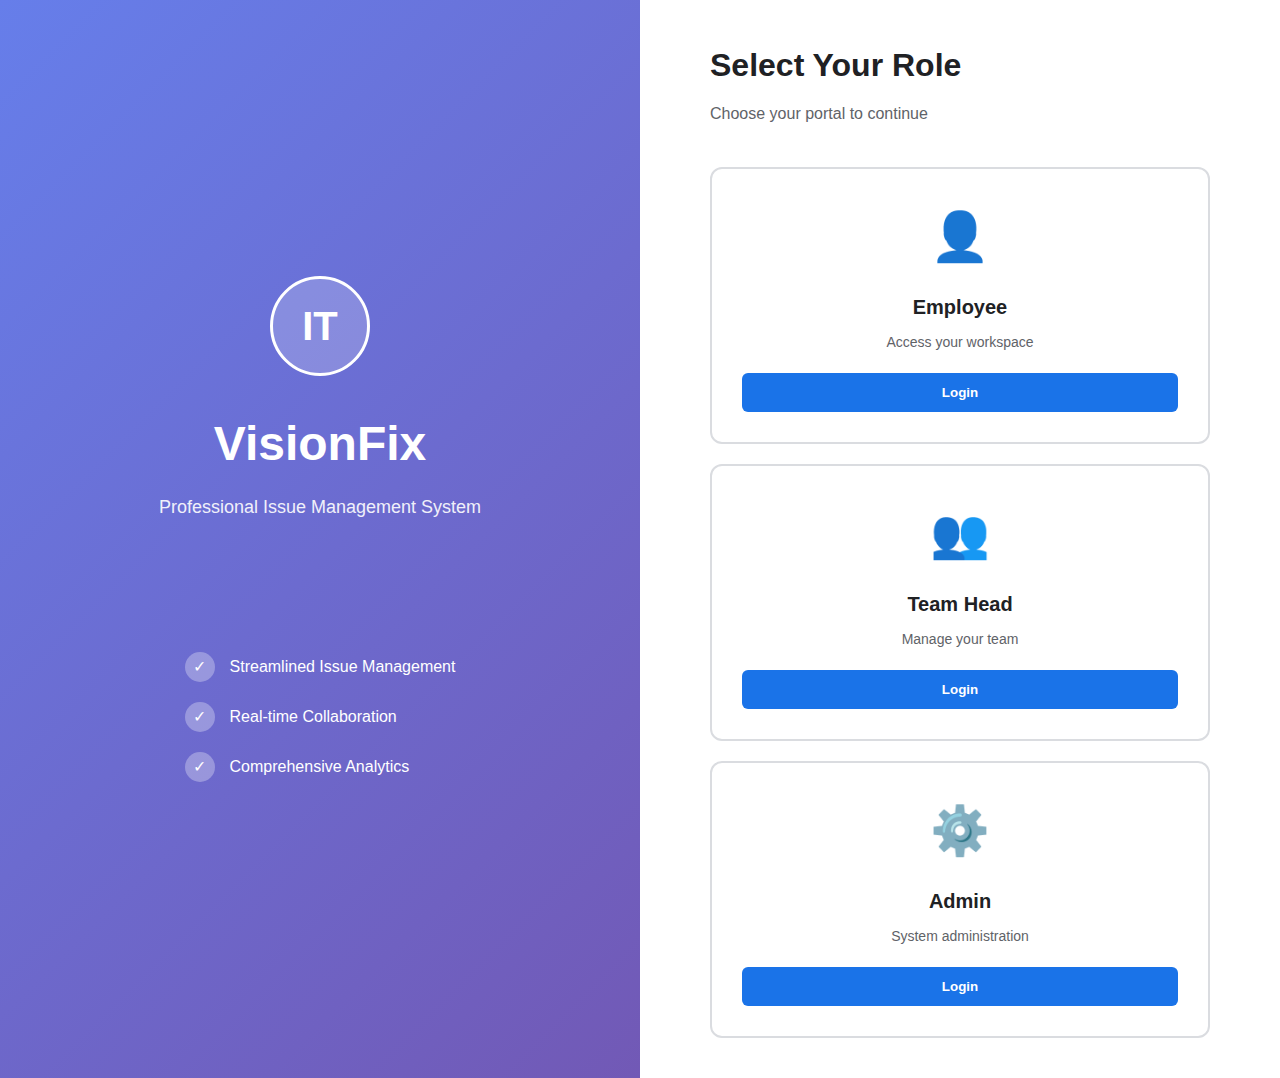
<file: Issue tracker/index.html>
<!DOCTYPE html>
<html lang="en">
<head>
    <meta charset="UTF-8">
    <meta name="viewport" content="width=device-width, initial-scale=1.0">
    <title>VisionFix</title>
    <link rel="stylesheet" href="styles.css">
</head>
<body>
    <div class="home-container">
        <div class="home-left">
            <div class="company-branding">
                <div class="company-logo">
                    <div class="logo-circle">
                        <span class="logo-text">IT</span>
                    </div>
                </div>
                <h1 class="company-name">VisionFix</h1>
                <p class="company-tagline">Professional Issue Management System</p>
            </div>
            <div class="features">
                <div class="feature-item">
                    <span class="feature-icon">✓</span>
                    <p>Streamlined Issue Management</p>
                </div>
                <div class="feature-item">
                    <span class="feature-icon">✓</span>
                    <p>Real-time Collaboration</p>
                </div>
                <div class="feature-item">
                    <span class="feature-icon">✓</span>
                    <p>Comprehensive Analytics</p>
                </div>
            </div>
        </div>
        <div class="home-right">
            <div class="login-selector">
                <h2>Select Your Role</h2>
                <p class="subtitle">Choose your portal to continue</p>
                <div class="role-grid">
                    <div class="role-card employee" onclick="redirectTo('student-login.html')">
                        <div class="role-icon">👤</div>
                        <h3>Employee</h3>
                        <p>Access your workspace</p>
                        <button class="role-btn">Login</button>
                    </div>
                    <div class="role-card teamhead" onclick="redirectTo('staff-login.html')">
                        <div class="role-icon">👥</div>
                        <h3>Team Head</h3>
                        <p>Manage your team</p>
                        <button class="role-btn">Login</button>
                    </div>
                    <div class="role-card admin" onclick="redirectTo('admin-login.html')">
                        <div class="role-icon">⚙️</div>
                        <h3>Admin</h3>
                        <p>System administration</p>
                        <button class="role-btn">Login</button>
                    </div>
                </div>
            </div>
        </div>
    </div>
    <script>
        function redirectTo(page) {
            window.location.href = page;
        }
    </script>
</body>
</html>
</file>
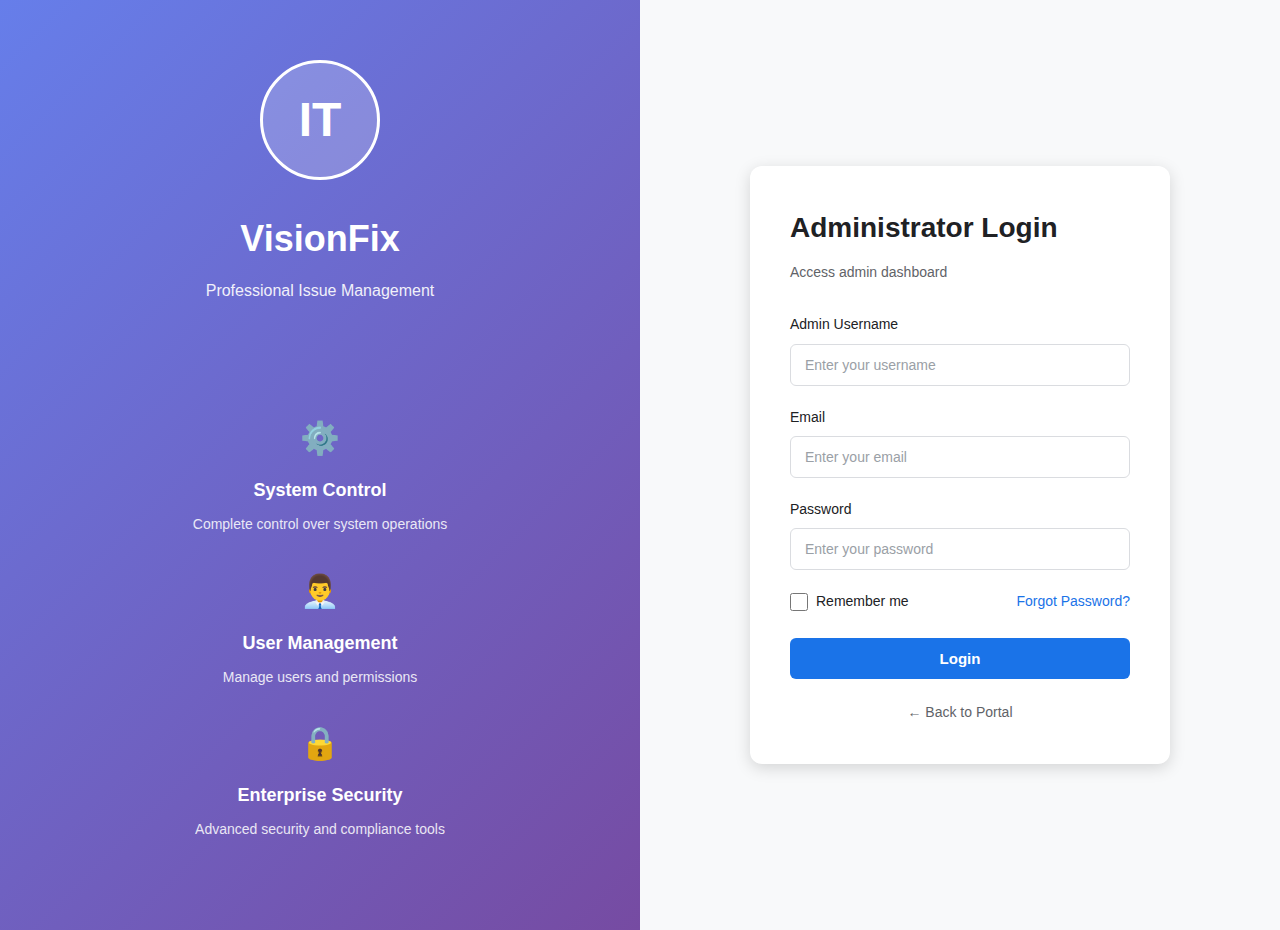
<file: Issue tracker/admin-login.html>
<!DOCTYPE html>
<html lang="en">
<head>
    <meta charset="UTF-8">
    <meta name="viewport" content="width=device-width, initial-scale=1.0">
    <title>Admin Login - Issue Tracker</title>
    <link rel="stylesheet" href="styles.css">
</head>
<body>
    <div class="auth-container">
        <div class="auth-left">
            <div class="auth-brand">
                <div class="logo-circle-auth">
                    <span class="logo-text-auth">IT</span>
                </div>
                <h1>VisionFix</h1>
                <p>Professional Issue Management</p>
            </div>
            <div class="auth-info">
                <div class="info-item">
                    <span class="info-icon">⚙️</span>
                    <h4>System Control</h4>
                    <p>Complete control over system operations</p>
                </div>
                <div class="info-item">
                    <span class="info-icon">👨‍💼</span>
                    <h4>User Management</h4>
                    <p>Manage users and permissions</p>
                </div>
                <div class="info-item">
                    <span class="info-icon">🔒</span>
                    <h4>Enterprise Security</h4>
                    <p>Advanced security and compliance tools</p>
                </div>
            </div>
        </div>
        <div class="auth-right">
            <div class="auth-form-wrapper">
                <h2>Administrator Login</h2>
                <p class="form-subtitle">Access admin dashboard</p>
                <form id="admin-login" class="auth-form">
                    <div class="form-group">
                        <label>Admin Username</label>
                        <input type="text" placeholder="Enter your username" required>
                    </div>
                    <div class="form-group">
                        <label>Email</label>
                        <input type="email" placeholder="Enter your email" required>
                    </div>
                    <div class="form-group">
                        <label>Password</label>
                        <input type="password" placeholder="Enter your password" required>
                    </div>
                    <div class="form-options">
                        <label class="remember">
                            <input type="checkbox">
                            <span>Remember me</span>
                        </label>
                        <a href="#" class="forgot-link">Forgot Password?</a>
                    </div>
                    <button type="submit" class="auth-btn">Login</button>
                </form>
                <div class="back-link">
                    <a href="index.html">← Back to Portal</a>
                </div>
            </div>
        </div>
    </div>
    <script>
        document.getElementById('admin-login').addEventListener('submit', function(e) {
            e.preventDefault();
            // Redirect to admin dashboard after login
            window.location.href = 'https://www.figma.com/make/wC0atBiHqPsdcnXH5ODJwB/Organization-Ticket-Tracker-Admin-Panel?node-id=0-1&p=f&t=Z5DvOT0ksvmnXMkg-0&fullscreen=1';
        });
    </script>
</body>
</html>
</file>
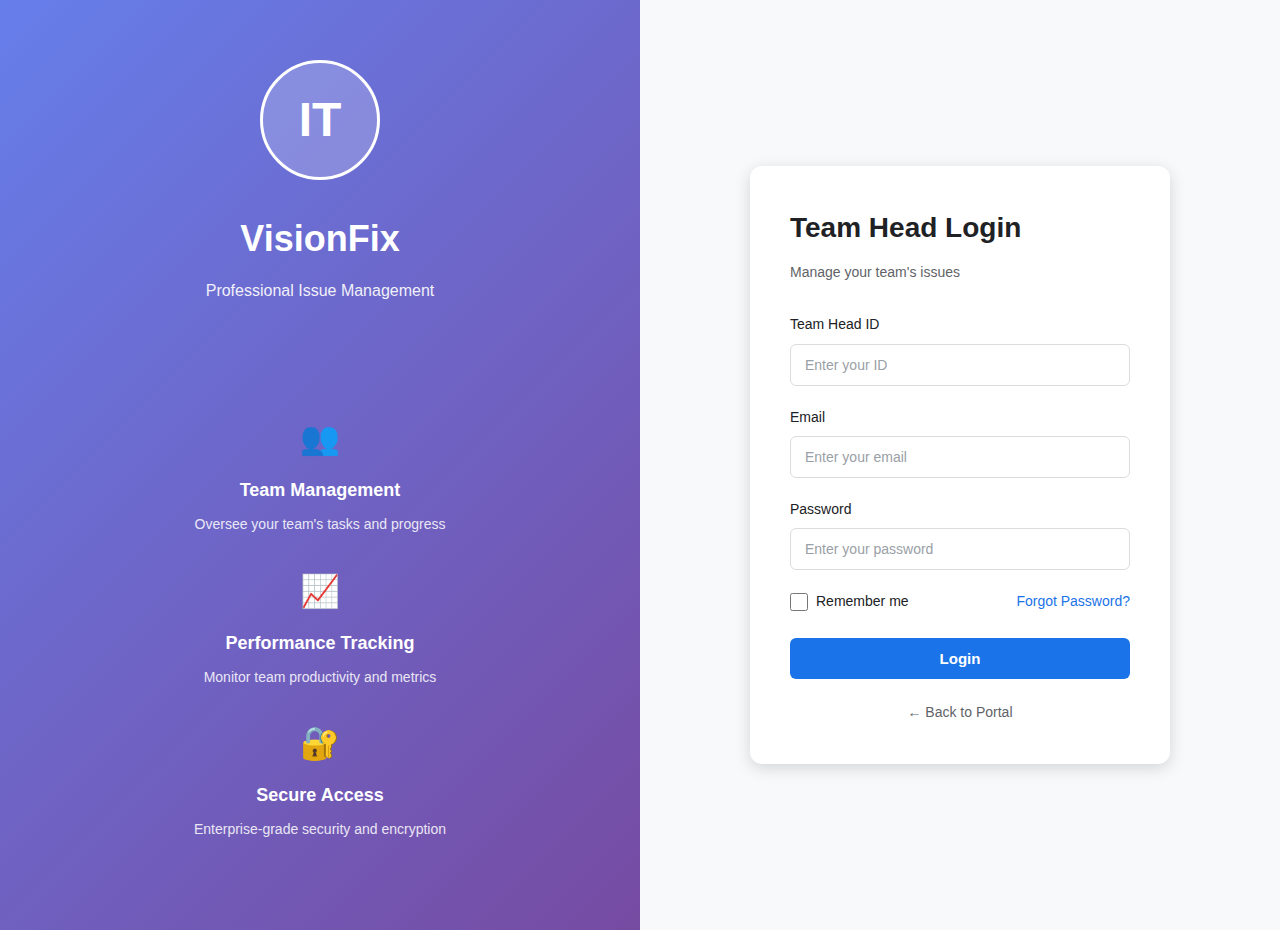
<file: Issue tracker/staff-login.html>
<!DOCTYPE html>
<html lang="en">
<head>
    <meta charset="UTF-8">
    <meta name="viewport" content="width=device-width, initial-scale=1.0">
    <title>Team Head Login - Issue Tracker</title>
    <link rel="stylesheet" href="styles.css">
</head>
<body>
    <div class="auth-container">
        <div class="auth-left">
            <div class="auth-brand">
                <div class="logo-circle-auth">
                    <span class="logo-text-auth">IT</span>
                </div>
                <h1>VisionFix</h1>
                <p>Professional Issue Management</p>
            </div>
            <div class="auth-info">
                <div class="info-item">
                    <span class="info-icon">👥</span>
                    <h4>Team Management</h4>
                    <p>Oversee your team's tasks and progress</p>
                </div>
                <div class="info-item">
                    <span class="info-icon">📈</span>
                    <h4>Performance Tracking</h4>
                    <p>Monitor team productivity and metrics</p>
                </div>
                <div class="info-item">
                    <span class="info-icon">🔐</span>
                    <h4>Secure Access</h4>
                    <p>Enterprise-grade security and encryption</p>
                </div>
            </div>
        </div>
        <div class="auth-right">
            <div class="auth-form-wrapper">
                <h2>Team Head Login</h2>
                <p class="form-subtitle">Manage your team's issues</p>
                <form id="teamhead-login" class="auth-form">
                    <div class="form-group">
                        <label>Team Head ID</label>
                        <input type="text" placeholder="Enter your ID" required>
                    </div>
                    <div class="form-group">
                        <label>Email</label>
                        <input type="email" placeholder="Enter your email" required>
                    </div>
                    <div class="form-group">
                        <label>Password</label>
                        <input type="password" placeholder="Enter your password" required>
                    </div>
                    <div class="form-options">
                        <label class="remember">
                            <input type="checkbox">
                            <span>Remember me</span>
                        </label>
                        <a href="#" class="forgot-link">Forgot Password?</a>
                    </div>
                    <button type="submit" class="auth-btn">Login</button>
                </form>
                <div class="back-link">
                    <a href="index.html">← Back to Portal</a>
                </div>
            </div>
        </div>
    </div>
    <script src="script.js"></script>
</body>
</html>
</file>
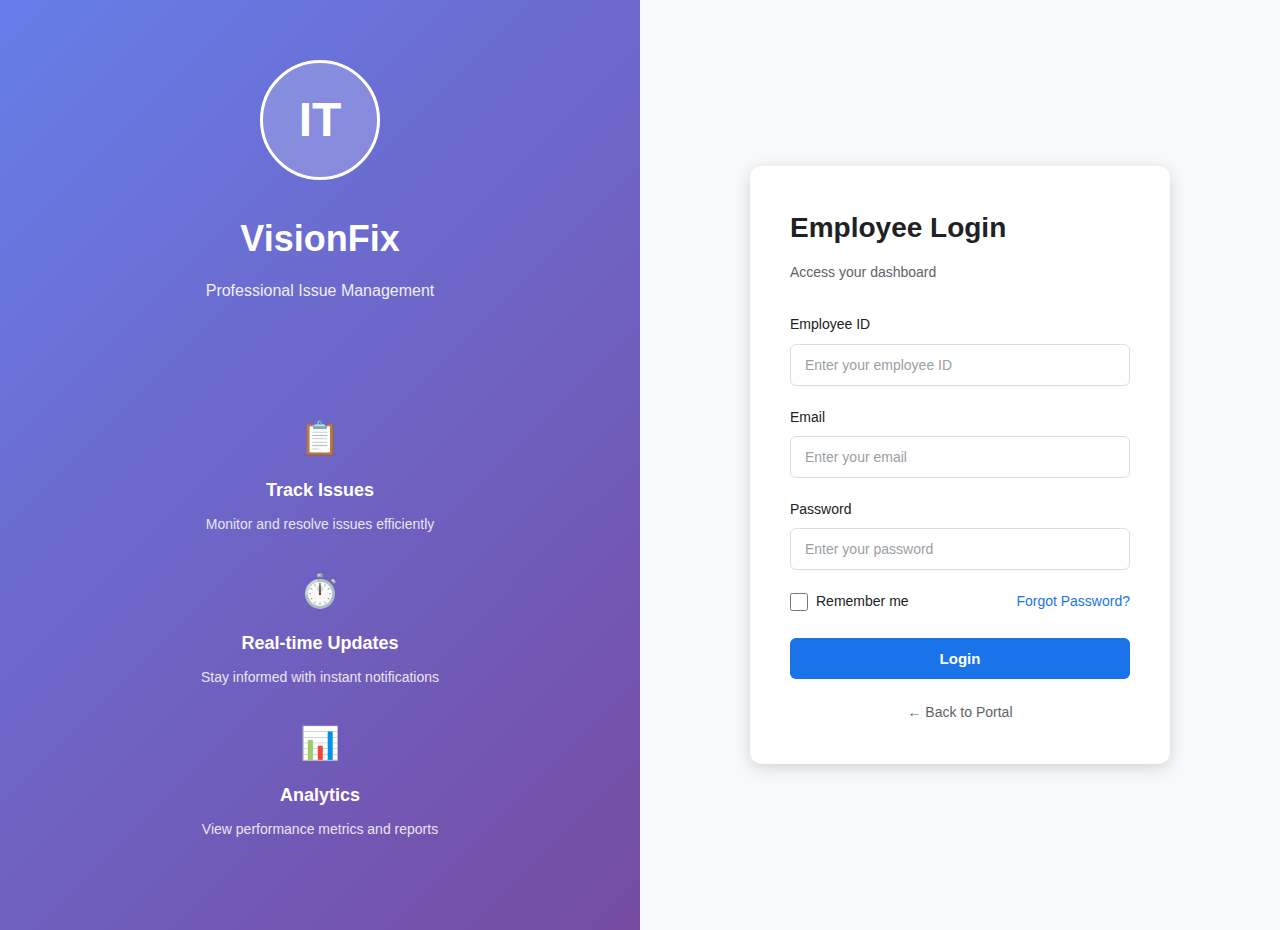
<file: Issue tracker/student-login.html>
<!DOCTYPE html>
<html lang="en">
<head>
    <meta charset="UTF-8">
    <meta name="viewport" content="width=device-width, initial-scale=1.0">
    <title>Employee Login - Issue Tracker</title>
    <link rel="stylesheet" href="styles.css">
</head>
<body>
    <div class="auth-container">
        <div class="auth-left">
            <div class="auth-brand">
                <div class="logo-circle-auth">
                    <span class="logo-text-auth">IT</span>
                </div>
                <h1>VisionFix</h1>
                <p>Professional Issue Management</p>
            </div>
            <div class="auth-info">
                <div class="info-item">
                    <span class="info-icon">📋</span>
                    <h4>Track Issues</h4>
                    <p>Monitor and resolve issues efficiently</p>
                </div>
                <div class="info-item">
                    <span class="info-icon">⏱️</span>
                    <h4>Real-time Updates</h4>
                    <p>Stay informed with instant notifications</p>
                </div>
                <div class="info-item">
                    <span class="info-icon">📊</span>
                    <h4>Analytics</h4>
                    <p>View performance metrics and reports</p>
                </div>
            </div>
        </div>
        <div class="auth-right">
            <div class="auth-form-wrapper">
                <h2>Employee Login</h2>
                <p class="form-subtitle">Access your dashboard</p>
                <form id="employee-login" class="auth-form">
                    <div class="form-group">
                        <label>Employee ID</label>
                        <input type="text" placeholder="Enter your employee ID" required>
                    </div>
                    <div class="form-group">
                        <label>Email</label>
                        <input type="email" placeholder="Enter your email" required>
                    </div>
                    <div class="form-group">
                        <label>Password</label>
                        <input type="password" placeholder="Enter your password" required>
                    </div>
                    <div class="form-options">
                        <label class="remember">
                            <input type="checkbox">
                            <span>Remember me</span>
                        </label>
                        <a href="#" class="forgot-link">Forgot Password?</a>
                    </div>
                    <button type="submit" class="auth-btn">Login</button>
                </form>
                <div class="back-link">
                    <a href="index.html">← Back to Portal</a>
                </div>
            </div>
        </div>
    </div>
    <script src="script.js"></script>
</body>
</html>
</file>
<file: Issue tracker/styles.css>
/* ============================================================================
   PROFESSIONAL ISSUE TRACKER - STYLES
   ============================================================================ */

/* RESET & BASE STYLES */
* {
    margin: 0;
    padding: 0;
    box-sizing: border-box;
}

:root {
    --primary-color: #1a73e8;
    --primary-dark: #1557b0;
    --secondary-color: #34a853;
    --accent-color: #fbbc04;
    --danger-color: #d33b27;
    --bg-light: #f8f9fa;
    --bg-white: #ffffff;
    --text-primary: #202124;
    --text-secondary: #5f6368;
    --border-color: #dadce0;
    --shadow-sm: 0 1px 2px rgba(0,0,0,0.05);
    --shadow-md: 0 2px 8px rgba(0,0,0,0.1);
    --shadow-lg: 0 4px 16px rgba(0,0,0,0.15);
    --shadow-xl: 0 8px 24px rgba(0,0,0,0.12);
    --transition: all 0.3s cubic-bezier(0.4, 0, 0.2, 1);
}

html, body {
    width: 100%;
    height: 100%;
}

body {
    font-family: 'Segoe UI', -apple-system, BlinkMacSystemFont, 'Helvetica Neue', sans-serif;
    background-color: var(--bg-light);
    color: var(--text-primary);
    line-height: 1.6;
}

/* ============================================================================
   HOME PAGE - ROLE SELECTION
   ============================================================================ */

.home-container {
    display: flex;
    width: 100%;
    min-height: 100vh;
    background: linear-gradient(135deg, #667eea 0%, #764ba2 100%);
}

.home-left {
    flex: 1;
    display: flex;
    flex-direction: column;
    justify-content: center;
    align-items: center;
    padding: 60px 40px;
    color: white;
}

.company-branding {
    text-align: center;
    margin-bottom: 60px;
}

.company-logo {
    margin-bottom: 30px;
}

.logo-circle {
    width: 100px;
    height: 100px;
    background: rgba(255, 255, 255, 0.2);
    border: 3px solid white;
    border-radius: 50%;
    display: flex;
    align-items: center;
    justify-content: center;
    margin: 0 auto;
    font-weight: 700;
    font-size: 40px;
}

.logo-text {
    color: white;
}

.company-name {
    font-size: 48px;
    font-weight: 700;
    margin-bottom: 10px;
}

.company-tagline {
    font-size: 18px;
    opacity: 0.9;
    font-weight: 300;
}

.features {
    margin-top: 50px;
}

.feature-item {
    display: flex;
    align-items: center;
    margin: 20px 0;
    font-size: 16px;
}

.feature-icon {
    width: 30px;
    height: 30px;
    background: rgba(255, 255, 255, 0.3);
    border-radius: 50%;
    display: flex;
    align-items: center;
    justify-content: center;
    margin-right: 15px;
    flex-shrink: 0;
}

.home-right {
    flex: 1;
    display: flex;
    align-items: center;
    justify-content: center;
    padding: 40px;
    background: var(--bg-white);
}

.login-selector {
    width: 100%;
    max-width: 500px;
}

.login-selector h2 {
    font-size: 32px;
    margin-bottom: 10px;
    color: var(--text-primary);
}

.subtitle {
    color: var(--text-secondary);
    margin-bottom: 40px;
    font-size: 16px;
}

.role-grid {
    display: grid;
    grid-template-columns: 1fr;
    gap: 20px;
}

.role-card {
    background: var(--bg-white);
    border: 2px solid var(--border-color);
    border-radius: 12px;
    padding: 30px;
    text-align: center;
    cursor: pointer;
    transition: var(--transition);
    display: flex;
    flex-direction: column;
    align-items: center;
}

.role-card:hover {
    border-color: var(--primary-color);
    box-shadow: var(--shadow-lg);
    transform: translateY(-4px);
}

.role-card.employee:hover {
    border-top-color: #4285f4;
}

.role-card.teamhead:hover {
    border-top-color: #34a853;
}

.role-card.admin:hover {
    border-top-color: #ea4335;
}

.role-icon {
    font-size: 48px;
    margin-bottom: 15px;
}

.role-card h3 {
    font-size: 20px;
    margin-bottom: 8px;
    color: var(--text-primary);
}

.role-card p {
    color: var(--text-secondary);
    margin-bottom: 20px;
    font-size: 14px;
}

.role-btn {
    background: var(--primary-color);
    color: white;
    border: none;
    padding: 12px 30px;
    border-radius: 6px;
    font-weight: 600;
    cursor: pointer;
    transition: var(--transition);
    width: 100%;
}

.role-btn:hover {
    background: var(--primary-dark);
    box-shadow: var(--shadow-md);
}

/* ============================================================================
   AUTHENTICATION PAGES
   ============================================================================ */

.auth-container {
    display: flex;
    width: 100%;
    min-height: 100vh;
    background: var(--bg-white);
}

.auth-left {
    flex: 1;
    background: linear-gradient(135deg, #667eea 0%, #764ba2 100%);
    color: white;
    padding: 60px 40px;
    display: flex;
    flex-direction: column;
    justify-content: center;
    align-items: center;
}

.auth-brand {
    text-align: center;
    margin-bottom: 60px;
}

.logo-circle-auth {
    width: 120px;
    height: 120px;
    background: rgba(255, 255, 255, 0.2);
    border: 3px solid white;
    border-radius: 50%;
    display: flex;
    align-items: center;
    justify-content: center;
    margin: 0 auto 30px;
    font-weight: 700;
    font-size: 48px;
}

.logo-text-auth {
    color: white;
}

.auth-brand h1 {
    font-size: 36px;
    margin-bottom: 10px;
}

.auth-brand p {
    font-size: 16px;
    opacity: 0.9;
}

.auth-info {
    width: 100%;
    max-width: 400px;
    margin-top: 50px;
}

.info-item {
    margin-bottom: 30px;
    text-align: center;
}

.info-icon {
    font-size: 32px;
    display: block;
    margin-bottom: 12px;
}

.info-item h4 {
    font-size: 18px;
    margin-bottom: 8px;
}

.info-item p {
    font-size: 14px;
    opacity: 0.85;
}

.auth-right {
    flex: 1;
    display: flex;
    align-items: center;
    justify-content: center;
    padding: 40px;
    background: var(--bg-light);
}

.auth-form-wrapper {
    width: 100%;
    max-width: 420px;
    background: var(--bg-white);
    padding: 40px;
    border-radius: 12px;
    box-shadow: var(--shadow-lg);
}

.auth-form-wrapper h2 {
    font-size: 28px;
    margin-bottom: 10px;
    color: var(--text-primary);
}

.form-subtitle {
    color: var(--text-secondary);
    margin-bottom: 30px;
    font-size: 14px;
}

.auth-form {
    display: flex;
    flex-direction: column;
}

.form-group {
    margin-bottom: 20px;
}

.form-group label {
    display: block;
    margin-bottom: 8px;
    font-weight: 500;
    color: var(--text-primary);
    font-size: 14px;
}

.form-group input {
    width: 100%;
    padding: 12px 14px;
    border: 1px solid var(--border-color);
    border-radius: 6px;
    font-size: 14px;
    transition: var(--transition);
    font-family: inherit;
}

.form-group input:focus {
    outline: none;
    border-color: var(--primary-color);
    box-shadow: 0 0 0 3px rgba(26, 115, 232, 0.1);
}

.form-group input::placeholder {
    color: #9aa0a6;
}

.form-options {
    display: flex;
    justify-content: space-between;
    align-items: center;
    margin-bottom: 25px;
    font-size: 14px;
}

.remember {
    display: flex;
    align-items: center;
    cursor: pointer;
}

.remember input[type="checkbox"] {
    width: 18px;
    height: 18px;
    margin-right: 8px;
    cursor: pointer;
    accent-color: var(--primary-color);
}

.forgot-link {
    color: var(--primary-color);
    text-decoration: none;
    transition: var(--transition);
}

.forgot-link:hover {
    text-decoration: underline;
}

.auth-btn {
    background: var(--primary-color);
    color: white;
    border: none;
    padding: 12px 16px;
    border-radius: 6px;
    font-size: 15px;
    font-weight: 600;
    cursor: pointer;
    transition: var(--transition);
}

.auth-btn:hover {
    background: var(--primary-dark);
    box-shadow: var(--shadow-md);
}

.auth-btn:active {
    transform: scale(0.98);
}

.back-link {
    text-align: center;
    margin-top: 20px;
}

.back-link a {
    color: var(--text-secondary);
    text-decoration: none;
    font-size: 14px;
    transition: var(--transition);
}

.back-link a:hover {
    color: var(--primary-color);
}

/* ============================================================================
   RESPONSIVE DESIGN
   ============================================================================ */

@media (max-width: 1200px) {
    .home-left, .auth-left {
        padding: 40px 30px;
    }
}

@media (max-width: 768px) {
    .home-container, .auth-container {
        flex-direction: column;
    }

    .home-left, .auth-left {
        padding: 40px 20px;
    }

    .home-right, .auth-right {
        padding: 30px 20px;
    }

    .company-name {
        font-size: 36px;
    }

    .logo-circle {
        width: 80px;
        height: 80px;
        font-size: 32px;
    }

    .logo-circle-auth {
        width: 100px;
        height: 100px;
        font-size: 40px;
    }

    .auth-form-wrapper {
        padding: 30px;
    }

    .login-selector h2 {
        font-size: 24px;
    }

    .role-grid {
        grid-template-columns: 1fr;
    }
}

@media (max-width: 480px) {
    .home-container, .auth-container {
        flex-direction: column;
    }

    .company-name {
        font-size: 28px;
    }

    .company-tagline {
        font-size: 14px;
    }

    .auth-form-wrapper {
        padding: 20px;
        border-radius: 8px;
    }

    .auth-form-wrapper h2 {
        font-size: 22px;
    }

    .form-group input {
        padding: 10px 12px;
        font-size: 16px;
    }

    .auth-btn {
        padding: 10px 14px;
        font-size: 14px;
    }

    .role-btn {
        padding: 10px 20px;
    }

    .features {
        margin-top: 30px;
    }

    .feature-item {
        margin: 15px 0;
        font-size: 14px;
    }
}

/* ============================================================================
   UTILITY CLASSES
   ============================================================================ */

.hidden {
    display: none !important;
}

.text-center {
    text-align: center;
}

.mt-10 {
    margin-top: 10px;
}

.mt-20 {
    margin-top: 20px;
}

.mb-10 {
    margin-bottom: 10px;
}

.mb-20 {
    margin-bottom: 20px;
}

/* ============================================================================
   ANIMATIONS
   ============================================================================ */

@keyframes slideIn {
    from {
        opacity: 0;
        transform: translateY(20px);
    }
    to {
        opacity: 1;
        transform: translateY(0);
    }
}

@keyframes fadeIn {
    from {
        opacity: 0;
    }
    to {
        opacity: 1;
    }
}

.auth-form-wrapper {
    animation: slideIn 0.5s ease-out;
}

.role-card {
    animation: fadeIn 0.6s ease-out;
}
</file>
